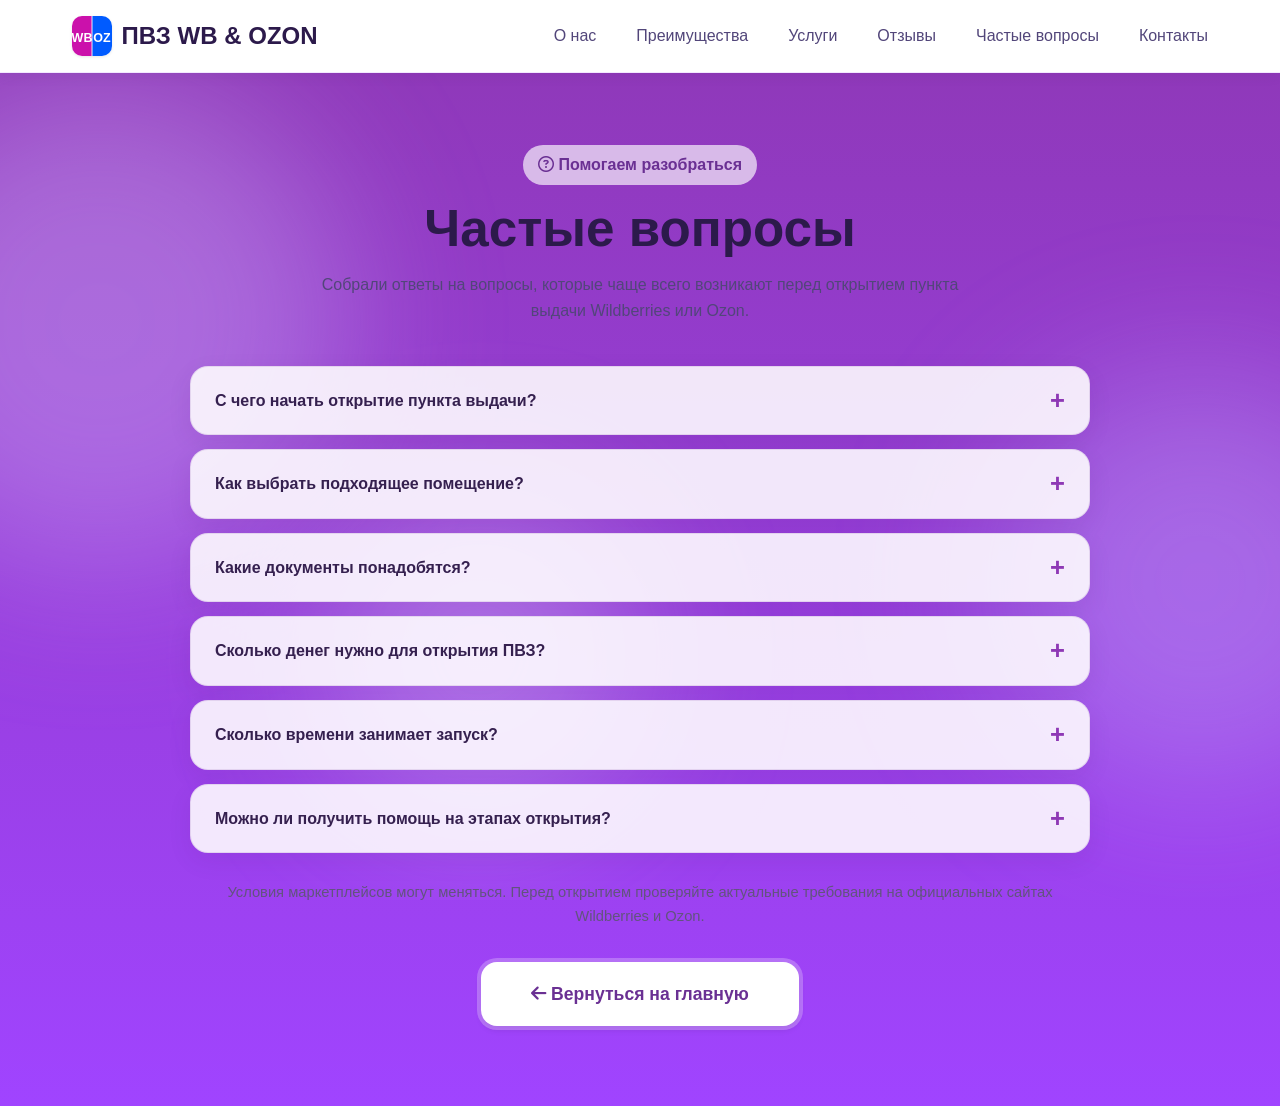
<file: faq.html>
<!DOCTYPE html>
<html lang="ru">
<head>
    <meta charset="UTF-8">
    <meta name="viewport" content="width=device-width, initial-scale=1.0">
    <meta name="description" content="Ответы на частые вопросы об открытии и сопровождении пунктов выдачи Wildberries и Ozon.">
    <title>Частые вопросы | ПВЗ WB & OZON</title>
    <link rel="stylesheet" href="https://cdnjs.cloudflare.com/ajax/libs/font-awesome/6.5.2/css/all.min.css">
    <link rel="stylesheet" href="style.css">
    <script type="text/javascript" src="https://gc.kis.v2.scr.kaspersky-labs.com/FD126C42-EBFA-4E12-B309-BB3FDD723AC1/main.js?attr=[base64]" nonce="76ca8a6ae0c87063746f57ff309466c4" charset="UTF-8"></script><style>
        .faq-page { min-height: 100vh; padding: 145px 20px 80px; }
        .faq-wrap { width: min(900px, 100%); margin: 0 auto; }
        .faq-heading { text-align: center; margin-bottom: 42px; }
        .faq-heading .eyebrow { display: inline-block; padding: 7px 15px; border-radius: 30px; background: rgba(255,255,255,.65); color: #6a3093; font-weight: 700; margin-bottom: 15px; }
        .faq-heading h1 { color: #2c1a4b; font-size: clamp(2rem, 5vw, 3.2rem); line-height: 1.15; margin-bottom: 14px; }
        .faq-heading p { color: #52467a; max-width: 650px; margin: 0 auto; }
        .faq-list { display: grid; gap: 14px; }
        .faq-item { background: rgba(255,255,255,.88); border: 1px solid rgba(106,48,147,.12); border-radius: 18px; box-shadow: 0 8px 24px rgba(60,30,90,.08); overflow: hidden; }
        .faq-item summary { list-style: none; cursor: pointer; padding: 21px 24px; color: #35204f; font-weight: 700; display: flex; align-items: center; justify-content: space-between; gap: 18px; }
        .faq-item summary::-webkit-details-marker { display: none; }
        .faq-item summary::after { content: "+"; color: #8e38b5; font-size: 1.6rem; line-height: 1; transition: transform .2s ease; }
        .faq-item[open] summary::after { content: "−"; }
        .faq-answer { padding: 0 24px 22px; color: #52467a; }
        .faq-answer p { margin: 0; }
        .faq-back { display: flex; justify-content: center; margin-top: 34px; }
        .faq-back a { text-decoration: none; }
        .faq-note { margin-top: 28px; text-align: center; color: #62547e; font-size: .92rem; }
        @media (max-width: 600px) {
            .faq-page { padding: 115px 15px 55px; }
            .faq-item summary { padding: 18px; }
            .faq-answer { padding: 0 18px 18px; }
        }
    </style>
</head>
<body>
    <div class="bg-decor" aria-hidden="true">
        <div class="decor-blob decor-blob-1"></div>
        <div class="decor-blob decor-blob-2"></div>
        <div class="decor-blob decor-blob-3"></div>
    </div>

    <header class="header" id="header">
        <div class="nav-container">
            <a class="logo" href="index.html" style="text-decoration:none;color:inherit;">
                <svg class="logo-icon" viewBox="0 0 64 64" xmlns="http://www.w3.org/2000/svg" aria-hidden="true">
                    <rect x="0" y="0" width="32" height="64" fill="#cb11ab"/>
                    <rect x="32" y="0" width="32" height="64" fill="#005bff"/>
                    <rect x="31" y="0" width="2" height="64" fill="#fff" opacity=".7"/>
                    <text x="16" y="42" font-family="Arial" font-size="20" font-weight="bold" fill="#fff" text-anchor="middle">WB</text>
                    <text x="48" y="42" font-family="Arial" font-size="20" font-weight="bold" fill="#fff" text-anchor="middle">OZ</text>
                </svg>
                ПВЗ WB &amp; OZON
            </a>
            <nav>
                <ul class="nav-links">
                    <li><a href="index.html#about">О нас</a></li>
                    <li><a href="index.html#advantages">Преимущества</a></li>
                    <li><a href="index.html#services">Услуги</a></li>
                    <li><a href="index.html#reviews">Отзывы</a></li>
                    <li><a href="faq.html" aria-current="page">Частые вопросы</a></li>
                    <li><a href="index.html#contact">Контакты</a></li>
                </ul>
            </nav>
            <button class="mobile-toggle" id="mobileToggle" aria-label="Открыть меню" aria-expanded="false" type="button">
                <span class="bar"></span><span class="bar"></span><span class="bar"></span>
            </button>
        </div>
    </header>

    <div class="nav-mobile" id="navMobile">
        <ul>
            <li><a href="index.html#about">О нас</a></li>
            <li><a href="index.html#advantages">Преимущества</a></li>
            <li><a href="index.html#services">Услуги</a></li>
            <li><a href="index.html#reviews">Отзывы</a></li>
            <li><a href="faq.html">Частые вопросы</a></li>
            <li><a href="index.html#contact">Контакты</a></li>
        </ul>
    </div>

    <main class="faq-page">
        <div class="faq-wrap">
            <div class="faq-heading">
                <span class="eyebrow"><i class="fa-regular fa-circle-question"></i> Помогаем разобраться</span>
                <h1>Частые вопросы</h1>
                <p>Собрали ответы на вопросы, которые чаще всего возникают перед открытием пункта выдачи Wildberries или Ozon.</p>
            </div>

            <div class="faq-list">
                <details class="faq-item">
                    <summary>С чего начать открытие пункта выдачи?</summary>
                    <div class="faq-answer"><p>Сначала стоит оценить спрос и конкуренцию в выбранном районе, изучить требования маркетплейса и определить бюджет. После этого можно переходить к поиску помещения и подготовке заявки.</p></div>
                </details>
                <details class="faq-item">
                    <summary>Как выбрать подходящее помещение?</summary>
                    <div class="faq-answer"><p>Важно учитывать расположение, доступность для клиентов, площадь, состояние помещения, входную группу и соответствие актуальным требованиям выбранного маркетплейса. Перед арендой лучше проверить помещение по действующим правилам WB или Ozon.</p></div>
                </details>
                <details class="faq-item">
                    <summary>Какие документы понадобятся?</summary>
                    <div class="faq-answer"><p>Перечень зависит от организационно-правовой формы и требований площадки. Обычно заранее готовят регистрационные данные предпринимателя или компании, документы на помещение и сведения, необходимые для оформления заявки. Точный список нужно сверить с актуальными инструкциями маркетплейса.</p></div>
                </details>
                <details class="faq-item">
                    <summary>Сколько денег нужно для открытия ПВЗ?</summary>
                    <div class="faq-answer"><p>Единой суммы нет: расходы зависят от города, состояния помещения, аренды, ремонта, оборудования и условий конкретного маркетплейса. Перед запуском рекомендуется составить смету с разовыми и ежемесячными расходами.</p></div>
                </details>
                <details class="faq-item">
                    <summary>Сколько времени занимает запуск?</summary>
                    <div class="faq-answer"><p>Срок зависит от готовности помещения, скорости согласования заявки, ремонта и закупки оборудования. Если помещение требует серьёзной подготовки, запуск займёт больше времени. Планировать этапы лучше после проверки требований площадки.</p></div>
                </details>
                <details class="faq-item">
                    <summary>Можно ли получить помощь на этапах открытия?</summary>
                    <div class="faq-answer"><p>Да. Можно обратиться за консультацией по выбору помещения, подготовке к открытию, организации работы и обучению сотрудников. Состав сопровождения и его стоимость лучше заранее обсудить индивидуально.</p></div>
                </details>
            </div>

            <p class="faq-note">Условия маркетплейсов могут меняться. Перед открытием проверяйте актуальные требования на официальных сайтах Wildberries и Ozon.</p>
            <div class="faq-back">
                <a href="index.html" class="cta-button"><i class="fa-solid fa-arrow-left"></i> Вернуться на главную</a>
            </div>
        </div>
    </main>

    <script>
        const toggle = document.getElementById('mobileToggle');
        const mobileMenu = document.getElementById('navMobile');
        toggle.addEventListener('click', () => {
            const opened = mobileMenu.classList.toggle('active');
            toggle.classList.toggle('active', opened);
            toggle.setAttribute('aria-expanded', String(opened));
        });
        mobileMenu.querySelectorAll('a').forEach(link => {
            link.addEventListener('click', () => {
                mobileMenu.classList.remove('active');
                toggle.classList.remove('active');
                toggle.setAttribute('aria-expanded', 'false');
            });
        });
        window.addEventListener('scroll', () => {
            document.getElementById('header').classList.toggle('scrolled', window.scrollY > 30);
        });
    </script>
</body>
</html>
</file>
<file: style.css>
/* Сброс и плавность */
        * {
            margin: 0;
            padding: 0;
            box-sizing: border-box;
        }
        
        html {
            scroll-behavior: smooth;
            font-size: 16px;
        }
        
        body {
            font-family: 'Inter', -apple-system, BlinkMacSystemFont, sans-serif;
            line-height: 1.6;
            color: #2c1a4b;
            background: linear-gradient(180deg, #8e38b5 0%, #a044ff 100%);
            overflow-x: hidden;
        }

        /* Декоративный фон страницы */
        .bg-decor {
            position: fixed;
            inset: 0;
            z-index: -1;
            pointer-events: none;
            overflow: hidden;
        }
        .bg-decor .decor-blob {
            position: absolute;
            border-radius: 50%;
            filter: blur(80px);
            opacity: 0.35;
            animation: float 18s ease-in-out infinite;
        }
        .bg-decor .decor-blob-1 {
            width: 500px;
            height: 500px;
            background: #d9c2ff;
            top: 8%;
            left: -150px;
        }
        .bg-decor .decor-blob-2 {
            width: 420px;
            height: 420px;
            background: #c7b8ff;
            bottom: 12%;
            right: -130px;
            animation-delay: 6s;
        }
        .bg-decor .decor-blob-3 {
            width: 320px;
            height: 320px;
            background: #e6d9ff;
            top: 55%;
            left: 25%;
            animation-delay: 12s;
        }

        :root {
            --primary-purple: #6a3093;
            --secondary-purple: #a044ff;
            --light-purple: #f3e8ff;
            --text-medium: #52467a;
            --border-radius: 16px;
            --transition-speed: 0.3s;
            --shadow-sm: 0 1px 3px rgba(0,0,0,0.1);
            --shadow-md: 0 4px 6px rgba(0,0,0,0.1);
            --shadow-lg: 0 15px 30px rgba(106, 48, 147, 0.15);
        }

        /* Анимация появления элементов при скролле */
        .animate-on-scroll {
            opacity: 0;
            transform: translateY(48px) scale(0.96);
            filter: blur(6px);
            transition:
                opacity 0.7s cubic-bezier(0.22, 1, 0.36, 1),
                transform 0.9s cubic-bezier(0.22, 1, 0.36, 1),
                filter 0.9s ease;
            will-change: opacity, transform, filter;
        }
        /* Заголовки секций — более выразительный «вылет» */
        h2.animate-on-scroll {
            transform: translateY(70px);
        }

        /* Карточки — эффектное 3D-появление с наклоном */
        .stat-card.animate-on-scroll,
        .company-info-item.animate-on-scroll,
        .brand-card.animate-on-scroll,
        .advantage-card.animate-on-scroll,
        .service-card.animate-on-scroll,
        .review-card.animate-on-scroll,
        .contact-card.animate-on-scroll,
        .step.animate-on-scroll {
            transform: perspective(900px) rotateX(14deg) translateY(60px) scale(0.92);
            transform-origin: center bottom;
        }

        /* Видимое состояние — объявлено ПОСЛЕ правил трансформаций,
           чтобы перекрыть их (одинаковая специфичность решается порядком) */
        .animate-on-scroll.is-visible {
            opacity: 1;
            transform: none;
            filter: blur(0);
        }

        /* Иконки внутри карточек — «пружинный» поп с поворотом */
        .animate-on-scroll .fa-solid,
        .animate-on-scroll .fa-brands {
            display: inline-block;
            opacity: 0;
            transform: scale(0) rotate(-180deg);
        }
        .animate-on-scroll.is-visible .fa-solid,
        .animate-on-scroll.is-visible .fa-brands {
            animation: iconPop 0.75s cubic-bezier(0.34, 1.56, 0.64, 1) 0.4s both;
        }
        @keyframes iconPop {
            0% { opacity: 0; transform: scale(0) rotate(-180deg); }
            60% { opacity: 1; transform: scale(1.25) rotate(10deg); }
            100% { opacity: 1; transform: scale(1) rotate(0deg); }
        }

        /* Звёзды рейтинга — каскадное появление */
        .review-card.is-visible .review-stars {
            animation: starsPop 0.6s cubic-bezier(0.34, 1.56, 0.64, 1) 0.3s both;
        }
        @keyframes starsPop {
            0% { opacity: 0; transform: translateY(-12px) scale(0.5); letter-spacing: 14px; }
            100% { opacity: 1; transform: translateY(0) scale(1); letter-spacing: 4px; }
        }

        /* Номера шагов — выезд слева */
        .step .step-number {
            opacity: 0;
            transform: translateX(-30px);
        }
        .step.is-visible .step-number {
            animation: slideInLeft 0.7s cubic-bezier(0.22, 1, 0.36, 1) 0.25s both;
        }
        @keyframes slideInLeft {
            from { opacity: 0; transform: translateX(-30px); }
            to { opacity: 1; transform: translateX(0); }
        }

        /* Отключение анимаций для пользователей с reduced motion */
        @media (prefers-reduced-motion: reduce) {
            .animate-on-scroll,
            .animate-on-scroll .fa-solid,
            .animate-on-scroll .fa-brands,
            .step .step-number {
                opacity: 1 !important;
                transform: none !important;
                filter: none !important;
                animation: none !important;
                transition: none !important;
            }
        }

        /* Навигация */
        .header {
            position: fixed;
            top: 0;
            width: 100%;
            z-index: 1000;
            transition: background-color 0.5s ease, box-shadow 0.5s ease;
            padding: 1rem 0;
            background: #ffffff;
            box-shadow: 0 2px 15px rgba(0,0,0,0.05);
            border-bottom: 1px solid var(--light-purple);
        }
        .header.scrolled {
            box-shadow: var(--shadow-md);
            padding: 0.8rem 0;
            backdrop-filter: saturate(180%) blur(10px);
        }
        .nav-container {
            max-width: 1200px;
            margin: 0 auto;
            padding: 0 2rem;
            display: flex;
            justify-content: space-between;
            align-items: center;
        }
        .logo {
            font-size: 1.5rem;
            font-weight: 800;
            color: var(--primary-purple);
            display: flex;
            align-items: center;
            gap: 0.6rem;
        }
        .logo-icon {
            width: 40px;
            height: 40px;
            border-radius: 10px;
            box-shadow: var(--shadow-sm);
            flex-shrink: 0;
        }
        .nav-links {
            display: flex;
            list-style: none;
            gap: 2.5rem;
        }
        .nav-links a {
            text-decoration: none;
            color: var(--text-medium);
            font-weight: 500;
            position: relative;
            transition: color var(--transition-speed) ease;
        }
        .nav-links a::after {
            content: '';
            position: absolute;
            bottom: -6px;
            left: 0;
            width: 0;
            height: 2px;
            background: var(--secondary-purple);
            transition: width var(--transition-speed) ease;
        }
        .nav-links a:hover {
            color: var(--primary-purple);
        }
        .nav-links a:hover::after {
            width: 100%;
        }
        
        .mobile-toggle {
            display: none;
            flex-direction: column;
            cursor: pointer;
            gap: 5px;
        }
        .bar {
            width: 25px;
            height: 3px;
            background-color: #2c1a4b;
            border-radius: 2px;
            transition: 0.3s;
        }
        .mobile-toggle.active .bar:nth-child(1) {
            transform: rotate(45deg) translate(6px, 6px);
        }
        .mobile-toggle.active .bar:nth-child(2) {
            opacity: 0;
        }
        .mobile-toggle.active .bar:nth-child(3) {
            transform: rotate(-45deg) translate(6px, -6px);
        }

        .nav-mobile {
            display: none;
            position: fixed;
            top: 0;
            left: 0;
            width: 100%;
            height: 100vh;
            background: #fff;
            justify-content: center;
            align-items: center;
            z-index: 999;
            padding: 2rem;
        }
        .nav-mobile.active {
            display: flex;
        }
        .nav-mobile ul {
            list-style: none;
            text-align: center;
        }
        .nav-mobile a {
            display: block;
            padding: 1.5rem 0;
            color: var(--primary-purple);
            text-decoration: none;
            font-size: 1.3rem;
            font-weight: 500;
        }

        /* Главный раздел */
        .hero {
            background: linear-gradient(180deg, var(--primary-purple) 0%, #8e38b5 50%, rgba(142, 56, 181, 0) 100%);
            color: #fff;
            padding: 140px 2rem 100px;
            text-align: center;
            min-height: 100vh;
            display: flex;
            flex-direction: column;
            justify-content: center;
            position: relative;
            overflow: hidden;
        }
        .hero h1 {
            font-size: 3.8rem;
            font-weight: 800;
            margin-bottom: 1rem;
            text-shadow: 0 4px 20px rgba(0,0,0,0.2);
        }
        .hero p {
            font-size: 1.25rem;
            margin-bottom: 2.5rem;
            max-width: 600px;
            margin-left: auto;
            margin-right: auto;
            font-weight: 300;
            opacity: 0.95;
        }
        .hero-badge {
            display: inline-block;
            background: rgba(255,255,255,0.15);
            border: 1px solid rgba(255,255,255,0.3);
            color: #fff;
            padding: 0.5rem 1.2rem;
            border-radius: 30px;
            font-size: 0.9rem;
            font-weight: 600;
            margin-bottom: 1.5rem;
            backdrop-filter: blur(4px);
        }
        /* 🖼️ Брендовые фото WB и Ozon в шапке */
        .hero-brands {
            display: flex;
            justify-content: center;
            align-items: flex-start;
            gap: 3rem;
            margin-bottom: 2rem;
        }
        .hero-brands figure {
            text-align: center;
        }
        .brand-photo {
            width: 96px;
            height: 96px;
            border-radius: 50%;
            object-fit: cover;
            border: 3px solid rgba(255,255,255,0.6);
            box-shadow: 0 8px 24px rgba(0,0,0,0.3);
            display: block;
            margin: 0 auto;
            transition: transform var(--transition-speed) ease;
        }
        .hero-brands figure:hover .brand-photo {
            transform: scale(1.08);
        }
        .hero-brands figcaption {
            margin-top: 0.5rem;
            font-size: 0.85rem;
            font-weight: 600;
            opacity: 0.95;
        }
        /* 🖼️ Брендовые фото-карточки в разделе "О компании" */
        .brands-grid {
            display: grid;
            grid-template-columns: repeat(2, 1fr);
            gap: 2rem;
            max-width: 760px;
            margin: 3rem auto 0;
        }
        .brand-card {
            position: relative;
            border-radius: var(--border-radius);
            overflow: hidden;
            box-shadow: var(--shadow-lg);
            border: 1px solid var(--light-purple);
            transition: transform 0.3s ease, box-shadow 0.3s ease;
        }
        .brand-card:hover {
            transform: translateY(-8px);
            box-shadow: 0 24px 48px rgba(106, 48, 147, 0.3);
        }
        .brand-card img {
            width: 100%;
            aspect-ratio: 16 / 10;
            object-fit: cover;
            display: block;
        }
        .brand-card figcaption {
            position: absolute;
            bottom: 0;
            left: 0;
            right: 0;
            padding: 2.2rem 1.2rem 0.9rem;
            background: linear-gradient(180deg, rgba(44,26,75,0) 0%, rgba(44,26,75,0.75) 100%);
            color: #fff;
            font-weight: 700;
            font-size: 1.05rem;
            text-align: center;
        }
        @media (max-width: 600px) {
            .brands-grid {
                grid-template-columns: 1fr;
            }
            .hero-brands {
                gap: 1.5rem;
            }
            .brand-photo {
                width: 76px;
                height: 76px;
            }
        }
        .gradient-text {
            background: linear-gradient(90deg, #fff, #f3e8ff, #d9c2ff);
            -webkit-background-clip: text;
            -webkit-text-fill-color: transparent;
            background-clip: text;
        }
        .hero-actions {
            display: flex;
            justify-content: center;
            gap: 1rem;
            flex-wrap: wrap;
        }
        .cta-button.ghost {
            background: transparent;
            color: #fff;
            border: 2px solid rgba(255,255,255,0.6);
            box-shadow: none;
        }
        .cta-button.ghost:hover {
            background: rgba(255,255,255,0.15);
            box-shadow: 0 0 0 4px rgba(255,255,255,0.2);
        }
        .hero-stats {
            display: flex;
            justify-content: center;
            gap: 3rem;
            margin-top: 3rem;
        }
        .hero-stat {
            text-align: center;
        }
        .hero-stat-number {
            display: block;
            font-size: 2rem;
            font-weight: 800;
            color: #fff;
        }
        .hero-stat-label {
            font-size: 0.85rem;
            opacity: 0.85;
        }
        .hero-badge {
            animation: heroPop 0.8s cubic-bezier(0.34, 1.56, 0.64, 1) 0.05s both;
        }
        .hero h1 {
            animation: heroRise 0.9s cubic-bezier(0.22, 1, 0.36, 1) 0.15s both;
        }
        .hero p {
            animation: heroRise 0.9s cubic-bezier(0.22, 1, 0.36, 1) 0.3s both;
        }
        .hero-actions {
            animation: heroPop 0.8s cubic-bezier(0.34, 1.56, 0.64, 1) 0.45s both;
        }
        .hero-stats {
            animation: heroRise 0.9s cubic-bezier(0.22, 1, 0.36, 1) 0.6s both;
        }
        @keyframes heroRise {
            from { opacity: 0; transform: translateY(35px); filter: blur(10px); }
            to { opacity: 1; transform: translateY(0); filter: blur(0); }
        }
        @keyframes heroPop {
            0% { opacity: 0; transform: scale(0.5); }
            60% { opacity: 1; transform: scale(1.08); }
            100% { opacity: 1; transform: scale(1); }
        }
        @media (max-width: 600px) {
            .hero-stats {
                gap: 1.5rem;
            }
            .hero-stat-number {
                font-size: 1.5rem;
            }
        }
        .cta-button {
            display: inline-block;
            background: #fff;
            color: var(--primary-purple);
            padding: 18px 50px;
            text-decoration: none;
            font-weight: 700;
            border-radius: var(--border-radius);
            transition: transform 0.3s cubic-bezier(0.2, 1, 0.2, 1), box-shadow 0.3s ease;
            position: relative;
            z-index: 1;
            border: none;
            cursor: pointer;
            font-size: 1.1rem;
            box-shadow: 0 0 0 4px rgba(255,255,255,0.25), var(--shadow-md);
        }
        .cta-button:hover {
            transform: translateY(-5px);
            box-shadow: 0 0 0 6px rgba(255,255,255,0.4), var(--shadow-lg);
        }

        /* Анимированный фон главной */
        .hero-bg {
            position: absolute;
            inset: 0;
            z-index: 0;
            pointer-events: none;
            overflow: hidden;
        }
        .hero-bg .blob {
            position: absolute;
            border-radius: 50%;
            filter: blur(60px);
            opacity: 0.5;
            animation: float 14s ease-in-out infinite;
        }
        .hero-bg .blob-1 {
            width: 420px;
            height: 420px;
            background: rgba(255, 255, 255, 0.18);
            top: -120px;
            left: -120px;
        }
        .hero-bg .blob-2 {
            width: 320px;
            height: 320px;
            background: rgba(160, 68, 255, 0.4);
            bottom: -100px;
            right: -100px;
            animation-delay: 3s;
        }
        .hero-bg .blob-3 {
            width: 260px;
            height: 260px;
            background: rgba(255, 255, 255, 0.14);
            top: 25%;
            right: 15%;
            animation-delay: 6s;
        }
        .hero-bg .blob-4 {
            width: 200px;
            height: 200px;
            background: rgba(160, 68, 255, 0.3);
            top: 55%;
            left: 12%;
            animation-delay: 9s;
        }
        @keyframes float {
            0%, 100% { transform: translate(0, 0) scale(1); }
            33% { transform: translate(40px, -50px) scale(1.1); }
            66% { transform: translate(-30px, 30px) scale(0.95); }
        }
        .hero-brands,
        .hero h1,
        .hero p,
        .hero .cta-button,
        .hero-badge,
        .hero-actions,
        .hero-stats {
            position: relative;
            z-index: 1;
        }

        /* Разделы */
        .section {
            padding: 100px 2rem;
            max-width: 1200px;
            margin: 0 auto;
        }
        .section h2 {
            text-align: center;
            font-size: 2.8rem;
            margin-bottom: 3rem;
            color: var(--primary-purple);
            font-weight: 700;
            position: relative;
            padding-bottom: 0.75rem;
            background: linear-gradient(90deg, var(--primary-purple), var(--secondary-purple));
            -webkit-background-clip: text;
            -webkit-text-fill-color: transparent;
            background-clip: text;
        }
        .section h2::after {
            content: '';
            position: absolute;
            bottom: 0;
            left: 50%;
            transform: translateX(-50%);
            width: 80px;
            height: 4px;
            border-radius: 2px;
            background: linear-gradient(90deg, var(--primary-purple), var(--secondary-purple));
        }

        .about-grid {
            display: grid;
            grid-template-columns: 1fr 1fr;
            gap: 4rem;
            align-items: center;
        }
        .about-text p {
            color: var(--text-medium);
            font-size: 1.1rem;
        }
        .owners-grid {
            display: grid;
            grid-template-columns: 1fr;
            gap: 2rem;
            margin-top: 2rem;
            max-width: 300px;
        }
        .about-side {
            display: flex;
            flex-direction: column;
            gap: 2rem;
            align-items: center;
        }
        .about-side .owner-card {
            max-width: 320px;
            width: 100%;
        }
        /* Симметричная компоновка "О нас" */
        .about-center {
            max-width: 800px;
            margin: 0 auto;
            text-align: center;
        }
        .about-center .owner-card {
            max-width: 320px;
            margin: 0 auto 2rem;
        }
        .about-center .about-text {
            margin-bottom: 2rem;
        }
        .about-center .about-text p {
            max-width: 700px;
            margin: 0 auto 1rem;
        }
        .stats-row {
            display: grid;
            grid-template-columns: repeat(3, 1fr);
            gap: 1.5rem;
        }
        .stats-row .stat-card {
            margin: 0;
            position: relative;
            overflow: hidden;
        }
        .stats-row .stat-card::before {
            content: '';
            position: absolute;
            top: 0;
            left: 0;
            right: 0;
            height: 4px;
            background: linear-gradient(90deg, var(--primary-purple), var(--secondary-purple));
            opacity: 0;
            transition: opacity 0.3s ease;
        }
        .stats-row .stat-card:hover::before {
            opacity: 1;
        }
        @media (max-width: 700px) {
            .stats-row {
                grid-template-columns: 1fr;
            }
        }
        /* 🎨 Добавлены стили для фотографий */
        /* 🖼️ Задний фон карточек из фото ВБ и Озон */
        .card-photo-wb {
            background:
                linear-gradient(180deg, rgba(255,255,255,0.92) 0%, rgba(246,239,255,0.82) 100%),
                url('vb.jpg') center / cover no-repeat;
        }
        .card-photo-ozon {
            background:
                linear-gradient(180deg, rgba(255,255,255,0.92) 0%, rgba(246,239,255,0.82) 100%),
                url('ozon.jpg') center / cover no-repeat;
        }
        .owner-card {
            text-align: center;
            padding: 1.5rem;
            border-radius: var(--border-radius);
            background: #fff;
            box-shadow: var(--shadow-sm);
            transition: transform 0.3s ease;
            border: 1px solid var(--light-purple);
        }
        .owner-card:hover {
            transform: translateY(-5px);
        }
        .owner-avatar { /* Это был старый стиль буквы */
            display: none;
        }
        .owner-img { /* Новый класс для фото */
            width: 100%; /* Растягиваем по ширине карточки */
            aspect-ratio: 1 / 1; /* Квадратное изображение */
            object-fit: cover; /* Обрезаем под квадрат */
            border-radius: var(--border-radius); /* Плавные углы */
            margin-bottom: 1rem;
        }

        .stats-grid {
            display: grid;
            grid-template-columns: repeat(3, 1fr);
            gap: 2rem;
            margin-top: 3rem;
        }
        .stat-card {
            background: linear-gradient(180deg, #fff 0%, #f6efff 100%);
            padding: 2.5rem 1.5rem;
            border-radius: var(--border-radius);
            text-align: center;
            box-shadow: var(--shadow-sm);
            border: 1px solid var(--light-purple);
            transition: transform 0.3s ease, box-shadow 0.3s ease;
        }
        .stat-card:hover {
            transform: translateY(-10px);
            box-shadow: 0 20px 40px rgba(106, 48, 147, 0.25);
        }
        .stat-number {
            font-size: 2.5rem;
            font-weight: 700;
            background: linear-gradient(90deg, var(--primary-purple), var(--secondary-purple));
            -webkit-background-clip: text;
            -webkit-text-fill-color: transparent;
            display: block;
            margin-bottom: 0.5rem;
        }
        .stat-card i {
            font-size: 2rem;
            color: var(--secondary-purple);
            margin-bottom: 0.75rem;
            display: block;
        }

        /* Карточки статистики в "О нас" */
        .stats-stagger {
            display: flex;
            flex-direction: column;
            gap: 1.5rem;
            align-items: center;
        }
        .stats-stagger .stat-card {
            max-width: 280px;
            width: 100%;
            margin: 0;
            position: relative;
            overflow: hidden;
        }
        .stats-stagger .stat-card::before {
            content: '';
            position: absolute;
            top: 0;
            left: 0;
            right: 0;
            height: 4px;
            background: linear-gradient(90deg, var(--primary-purple), var(--secondary-purple));
            opacity: 0;
            transition: opacity 0.3s ease;
        }
        .stats-stagger .stat-card:hover::before {
            opacity: 1;
        }

        /* Этапы открытия ПВЗ */
        .steps {
            display: grid;
            grid-template-columns: repeat(4, 1fr);
            gap: 1.5rem;
            margin-top: 3rem;
        }
        .step {
            background: #fff;
            border: 1px solid var(--light-purple);
            border-radius: var(--border-radius);
            padding: 2rem 1.5rem;
            text-align: center;
            position: relative;
            box-shadow: var(--shadow-sm);
            transition: transform 0.3s ease, box-shadow 0.3s ease;
        }
        .step:hover {
            transform: translateY(-6px);
            box-shadow: var(--shadow-lg);
        }
        .step-number {
            display: inline-block;
            font-size: 2.2rem;
            font-weight: 800;
            background: linear-gradient(90deg, var(--primary-purple), var(--secondary-purple));
            -webkit-background-clip: text;
            -webkit-text-fill-color: transparent;
            margin-bottom: 0.75rem;
        }
        .step h4 {
            color: var(--primary-purple);
            font-size: 1.1rem;
            margin-bottom: 0.5rem;
        }
        .step p {
            color: var(--text-medium);
            font-size: 0.95rem;
        }
        @media (max-width: 900px) {
            .steps {
                grid-template-columns: 1fr 1fr;
            }
        }
        @media (max-width: 600px) {
            .steps {
                grid-template-columns: 1fr;
            }
        }

        .services-grid {
            display: grid;
            grid-template-columns: repeat(4, 1fr);
            gap: 2rem;
        }
        .service-card {
            background: linear-gradient(180deg, #fff 0%, #faf9ff 100%);
            border: 1px solid var(--light-purple);
            border-radius: var(--border-radius);
            padding: 2.5rem 2rem;
            text-align: center;
            transition: transform 0.4s ease, box-shadow 0.4s ease;
            position: relative;
            overflow: hidden;
            cursor: pointer;
        }
        .service-card::before {
            content: '';
            position: absolute;
            top: 0;
            left: 0;
            right: 0;
            height: 4px;
            background: linear-gradient(90deg, var(--primary-purple), var(--secondary-purple));
            opacity: 0;
            transition: opacity 0.4s ease;
        }
        .service-card:hover {
            transform: translateY(-15px);
            box-shadow: 0 20px 40px rgba(106, 48, 147, 0.25);
        }
        .service-card:hover::before {
            opacity: 1;
        }
        .service-card h4 {
            margin-bottom: 1rem;
            color: var(--primary-purple);
            font-size: 1.4rem;
        }
        .service-card i {
            font-size: 3rem;
            color: var(--secondary-purple);
            margin-bottom: 1rem;
            display: block;
        }
        .price {
            font-size: 1.5rem;
            font-weight: 700;
            color: #2c1a4b;
            margin: 1.5rem 0;
        }

        /* Тарифы услуг */
        .pricing-grid {
            display: grid;
            grid-template-columns: repeat(2, 1fr);
            gap: 2rem;
            max-width: 900px;
            margin: 0 auto;
        }
        .service-card.featured {
            border: 2px solid var(--secondary-purple);
            box-shadow: var(--shadow-lg);
        }
        .service-card .badge {
            position: absolute;
            top: 1rem;
            right: 1rem;
            background: linear-gradient(90deg, var(--primary-purple), var(--secondary-purple));
            color: #fff;
            font-size: 0.75rem;
            font-weight: 700;
            padding: 0.35rem 0.9rem;
            border-radius: 20px;
            text-transform: uppercase;
            letter-spacing: 0.5px;
        }
        .service-card .price {
            font-size: 1.8rem;
        }

        /* Отзывы */
        .reviews-section {
            background: transparent;
        }
        .reviews-grid {
            display: grid;
            grid-template-columns: repeat(3, 1fr);
            gap: 1.5rem;
        }
        .review-card {
            background: #fff;
            border: 1px solid var(--light-purple);
            border-radius: var(--border-radius);
            padding: 1.5rem;
            box-shadow: var(--shadow-sm);
            transition: transform 0.3s ease, box-shadow 0.3s ease;
            position: relative;
        }
        .review-card:hover {
            transform: translateY(-6px);
            box-shadow: var(--shadow-lg);
        }
        .review-stars {
            color: var(--secondary-purple);
            font-size: 1.1rem;
            letter-spacing: 3px;
            margin-bottom: 0.75rem;
        }
        .review-card p {
            color: var(--text-medium);
            font-size: 0.95rem;
            margin-bottom: 1rem;
        }
        .review-author {
            font-weight: 700;
            color: var(--primary-purple);
            font-size: 0.95rem;
        }
        .review-card::before {
            content: '\201C';
            position: absolute;
            top: 0.2rem;
            right: 1rem;
            font-size: 3.5rem;
            line-height: 1;
            color: var(--light-purple);
            font-family: Georgia, serif;
        }
        @media (max-width: 900px) {
            .reviews-grid {
                grid-template-columns: 1fr 1fr;
            }
        }
        @media (max-width: 600px) {
            .reviews-grid {
                grid-template-columns: 1fr;
            }
        }

        /* Информация о компании */
        .company-info {
            display: grid;
            grid-template-columns: repeat(3, 1fr);
            gap: 1.5rem;
            margin-top: 3rem;
        }
        .company-info-item {
            background: #fff;
            border: 1px solid var(--light-purple);
            border-radius: var(--border-radius);
            padding: 2rem 1.5rem;
            text-align: center;
            box-shadow: var(--shadow-sm);
            transition: transform 0.3s ease, box-shadow 0.3s ease;
        }
        .company-info-item:hover {
            transform: translateY(-6px);
            box-shadow: var(--shadow-lg);
        }
        .company-info-item i {
            font-size: 2.2rem;
            color: var(--secondary-purple);
            margin-bottom: 1rem;
            display: block;
        }
        .company-info-item h4 {
            color: var(--primary-purple);
            font-size: 1.15rem;
            margin-bottom: 0.5rem;
        }
        .company-info-item p {
            color: var(--text-medium);
            font-size: 0.95rem;
        }

        /* Преимущества */
        .advantages-grid {
            display: grid;
            grid-template-columns: repeat(3, 1fr);
            gap: 1.5rem;
        }
        .advantage-card {
            background: linear-gradient(180deg, #fff 0%, #faf9ff 100%);
            border: 1px solid var(--light-purple);
            border-radius: var(--border-radius);
            padding: 2rem 1.5rem;
            text-align: center;
            transition: transform 0.3s ease, box-shadow 0.3s ease;
            position: relative;
            overflow: hidden;
            cursor: pointer;
        }
        .advantage-card:hover {
            transform: translateY(-8px);
            box-shadow: 0 20px 40px rgba(106, 48, 147, 0.2);
        }
        .advantage-card i {
            font-size: 2.5rem;
            color: var(--secondary-purple);
            margin-bottom: 1rem;
            display: block;
        }
        .advantage-card h4 {
            color: var(--primary-purple);
            font-size: 1.15rem;
            margin-bottom: 0.5rem;
        }
        .advantage-card p {
            color: var(--text-medium);
            font-size: 0.95rem;
        }
        @media (max-width: 900px) {
            .company-info,
            .advantages-grid {
                grid-template-columns: 1fr 1fr;
            }
        }
        @media (max-width: 600px) {
            .company-info,
            .advantages-grid {
                grid-template-columns: 1fr;
            }
        }

        /* Карточки владельцев — кликабельные */
        .owner-card {
            cursor: pointer;
        }
        .owner-more {
            display: inline-block;
            margin-top: 0.75rem;
            color: var(--secondary-purple);
            font-weight: 600;
            font-size: 0.9rem;
            transition: transform 0.3s ease;
        }
        .owner-card:hover .owner-more {
            transform: translateX(4px);
        }

        /* Модальное окно */
        .modal-overlay {
            position: fixed;
            inset: 0;
            background: rgba(44, 26, 75, 0.6);
            backdrop-filter: blur(4px);
            display: flex;
            align-items: center;
            justify-content: center;
            z-index: 2000;
            opacity: 0;
            visibility: hidden;
            transition: opacity 0.3s ease, visibility 0.3s ease;
            padding: 1rem;
        }
        .modal-overlay.active {
            opacity: 1;
            visibility: visible;
        }
        .modal {
            background: #fff;
            border-radius: var(--border-radius);
            max-width: 420px;
            width: 100%;
            padding: 2rem;
            position: relative;
            box-shadow: var(--shadow-lg);
            transform: scale(0.3);
            opacity: 0;
            transition: transform 0.45s cubic-bezier(0.34, 1.56, 0.64, 1), opacity 0.3s ease;
            text-align: center;
        }
        .modal-overlay.active .modal {
            transform: scale(1);
            opacity: 1;
        }
        .modal-close {
            position: absolute;
            top: 0.75rem;
            right: 1rem;
            background: none;
            border: none;
            font-size: 2rem;
            line-height: 1;
            color: var(--text-medium);
            cursor: pointer;
            transition: color 0.3s ease;
        }
        .modal-close:hover {
            color: var(--primary-purple);
        }
        .modal-img {
            width: 140px;
            height: 140px;
            border-radius: 50%;
            object-fit: cover;
            border: 4px solid var(--light-purple);
            margin-bottom: 1rem;
        }
        .modal h3 {
            color: var(--primary-purple);
            font-size: 1.6rem;
            margin-bottom: 0.5rem;
        }
        .modal-meta {
            display: flex;
            justify-content: center;
            gap: 0.75rem;
            flex-wrap: wrap;
            margin-bottom: 1rem;
        }
        .modal-meta span {
            background: var(--light-purple);
            color: var(--primary-purple);
            font-weight: 600;
            font-size: 0.85rem;
            padding: 0.3rem 0.8rem;
            border-radius: 20px;
        }
        .modal p {
            color: var(--text-medium);
            font-size: 1rem;
            white-space: pre-line;
        }

        /* Контакты */
        .contact-cards {
            display: grid;
            grid-template-columns: 1fr;
            gap: 2rem;
            max-width: 400px;
            margin: 0 auto 3rem;
        }
        .contact-card {
            background: #fff;
            border: 1px solid var(--light-purple);
            border-radius: var(--border-radius);
            padding: 2.75rem 2rem 2.5rem;
            min-height: 480px;
            text-align: center;
            box-shadow: var(--shadow-sm);
            transition: transform 0.3s ease, box-shadow 0.3s ease;
        }
        .contact-card:hover {
            transform: translateY(-6px);
            box-shadow: var(--shadow-lg);
        }
        .contact-card-img {
            width: 190px;
            height: 190px;
            border-radius: 50%;
            object-fit: cover;
            object-position: center 20%;
            border: 4px solid var(--light-purple);
            margin-bottom: 1.25rem;
        }
        .contact-card h3 {
            color: var(--primary-purple);
            font-size: 1.4rem;
            margin-bottom: 0.25rem;
        }
        .contact-card-role {
            color: var(--text-medium);
            font-size: 0.9rem;
            margin-bottom: 1.25rem;
        }
        .contact-card-links {
            display: flex;
            flex-direction: column;
            gap: 0.75rem;
        }
        .contact-link {
            display: flex;
            align-items: center;
            justify-content: center;
            gap: 0.5rem;
            padding: 0.7rem 1rem;
            border-radius: 12px;
            text-decoration: none;
            font-weight: 600;
            font-size: 0.95rem;
            transition: transform 0.3s ease, box-shadow 0.3s ease;
        }
        .contact-link.tg {
            background: #e8f4fd;
            color: #1d93d2;
        }
        .contact-link.ig {
            background: var(--light-purple);
            color: var(--primary-purple);
        }
        .contact-link:hover {
            transform: translateY(-2px);
            box-shadow: var(--shadow-md);
        }
        .contact-extra {
            display: flex;
            justify-content: center;
            gap: 2rem;
            flex-wrap: wrap;
            max-width: 900px;
            margin: 0 auto;
            padding: 1.5rem;
            background: #fff;
            border: 1px solid var(--light-purple);
            border-radius: var(--border-radius);
            box-shadow: var(--shadow-sm);
        }
        .contact-extra div {
            display: flex;
            align-items: center;
            gap: 0.5rem;
            color: var(--text-medium);
        }
        .contact-extra i {
            color: var(--primary-purple);
        }
        .contact-extra a {
            color: var(--text-medium);
            text-decoration: none;
            font-weight: 500;
            transition: color 0.3s ease;
        }
        .contact-extra a:hover {
            color: var(--secondary-purple);
        }
        @media (max-width: 700px) {
            .contact-cards {
                grid-template-columns: 1fr;
            }
        }

        .contact-grid {
            display: grid;
            grid-template-columns: 1fr 1fr;
            gap: 3rem;
        }
        .contact-info div {
            margin-bottom: 1.5rem;
            display: flex;
            align-items: flex-start;
            gap: 1rem;
        }
        .contact-info i {
            font-size: 1.4rem;
            margin-top: 3px;
            color: var(--primary-purple);
            width: 24px;
            text-align: center;
        }
        .contact-info a {
            color: var(--primary-purple);
            text-decoration: none;
            font-weight: 500;
            transition: color 0.3s ease;
        }
        .contact-info a:hover {
            color: var(--secondary-purple);
            text-decoration: underline;
        }
        .map-placeholder {
            background: var(--light-purple);
            height: 350px;
            border-radius: var(--border-radius);
            display: flex;
            align-items: center;
            justify-content: center;
            color: var(--primary-purple);
            font-weight: 600;
            box-shadow: var(--shadow-md);
        }

        footer {
            background: linear-gradient(90deg, var(--primary-purple), #8e38b5);
            color: #fff;
            text-align: center;
            padding: 3rem 2rem 1.5rem;
            font-size: 0.9rem;
        }
        .footer-container {
            max-width: 1200px;
            margin: 0 auto;
            display: grid;
            grid-template-columns: 1.5fr 1fr 1fr;
            gap: 2rem;
            text-align: left;
            margin-bottom: 2rem;
        }
        .footer-logo {
            font-size: 1.4rem;
            font-weight: 800;
            margin-bottom: 0.75rem;
        }
        .footer-brand p {
            opacity: 0.85;
            max-width: 320px;
        }
        .footer-nav h4,
        .footer-social h4 {
            font-size: 1rem;
            margin-bottom: 0.75rem;
            text-transform: uppercase;
            letter-spacing: 1px;
            opacity: 0.9;
        }
        .footer-nav ul {
            list-style: none;
        }
        .footer-nav a {
            color: #fff;
            text-decoration: none;
            opacity: 0.85;
            display: inline-block;
            padding: 0.25rem 0;
            transition: opacity 0.3s ease, transform 0.3s ease;
        }
        .footer-nav a:hover {
            opacity: 1;
            transform: translateX(4px);
        }
        .footer-social a {
            color: #fff;
            text-decoration: none;
            opacity: 0.85;
            display: flex;
            align-items: center;
            gap: 0.5rem;
            padding: 0.25rem 0;
            transition: opacity 0.3s ease;
        }
        .footer-social a:hover {
            opacity: 1;
        }
        .footer-bottom {
            border-top: 1px solid rgba(255,255,255,0.2);
            padding-top: 1.5rem;
            display: flex;
            justify-content: space-between;
            align-items: center;
            max-width: 1200px;
            margin: 0 auto;
        }
        .back-to-top {
            background: rgba(255,255,255,0.15);
            border: none;
            color: #fff;
            width: 42px;
            height: 42px;
            border-radius: 50%;
            cursor: pointer;
            font-size: 1rem;
            transition: background 0.3s ease, transform 0.3s ease;
        }
        .back-to-top:hover {
            background: rgba(255,255,255,0.3);
            transform: translateY(-3px);
        }
        @media (max-width: 700px) {
            .footer-container {
                grid-template-columns: 1fr;
                text-align: center;
            }
            .footer-brand p {
                margin: 0 auto;
            }
            .footer-social a {
                justify-content: center;
            }
            .footer-bottom {
                flex-direction: column;
                gap: 1rem;
            }
        }

        @media (max-width: 900px) {
            .about-grid,
            .contact-grid {
                grid-template-columns: 1fr;
            }
            .nav-links {
                position: fixed;
                left: -100%;
                top: 0;
                flex-direction: column;
                background: #fff;
                width: 80%;
                height: 100vh;
                text-align: left;
                padding-top: 4rem;
                transition: 0.5s ease;
                z-index: 998;
                box-shadow: 2px 0 10px rgba(0,0,0,0.1);
            }
            .nav-links.active {
                left: 0;
            }
            .mobile-toggle {
                display: flex;
            }
            .services-grid {
                grid-template-columns: repeat(2, 1fr);
            }
            .pricing-grid {
                grid-template-columns: 1fr;
            }
        }

        @media (max-width: 500px) {
            .hero h1 {
                font-size: 2.4rem;
            }
            .section {
                padding: 80px 1.5rem;
            }
            .section h2 {
                font-size: 2.2rem;
            }
            .services-grid {
                grid-template-columns: 1fr;
            }
        }
</file>
